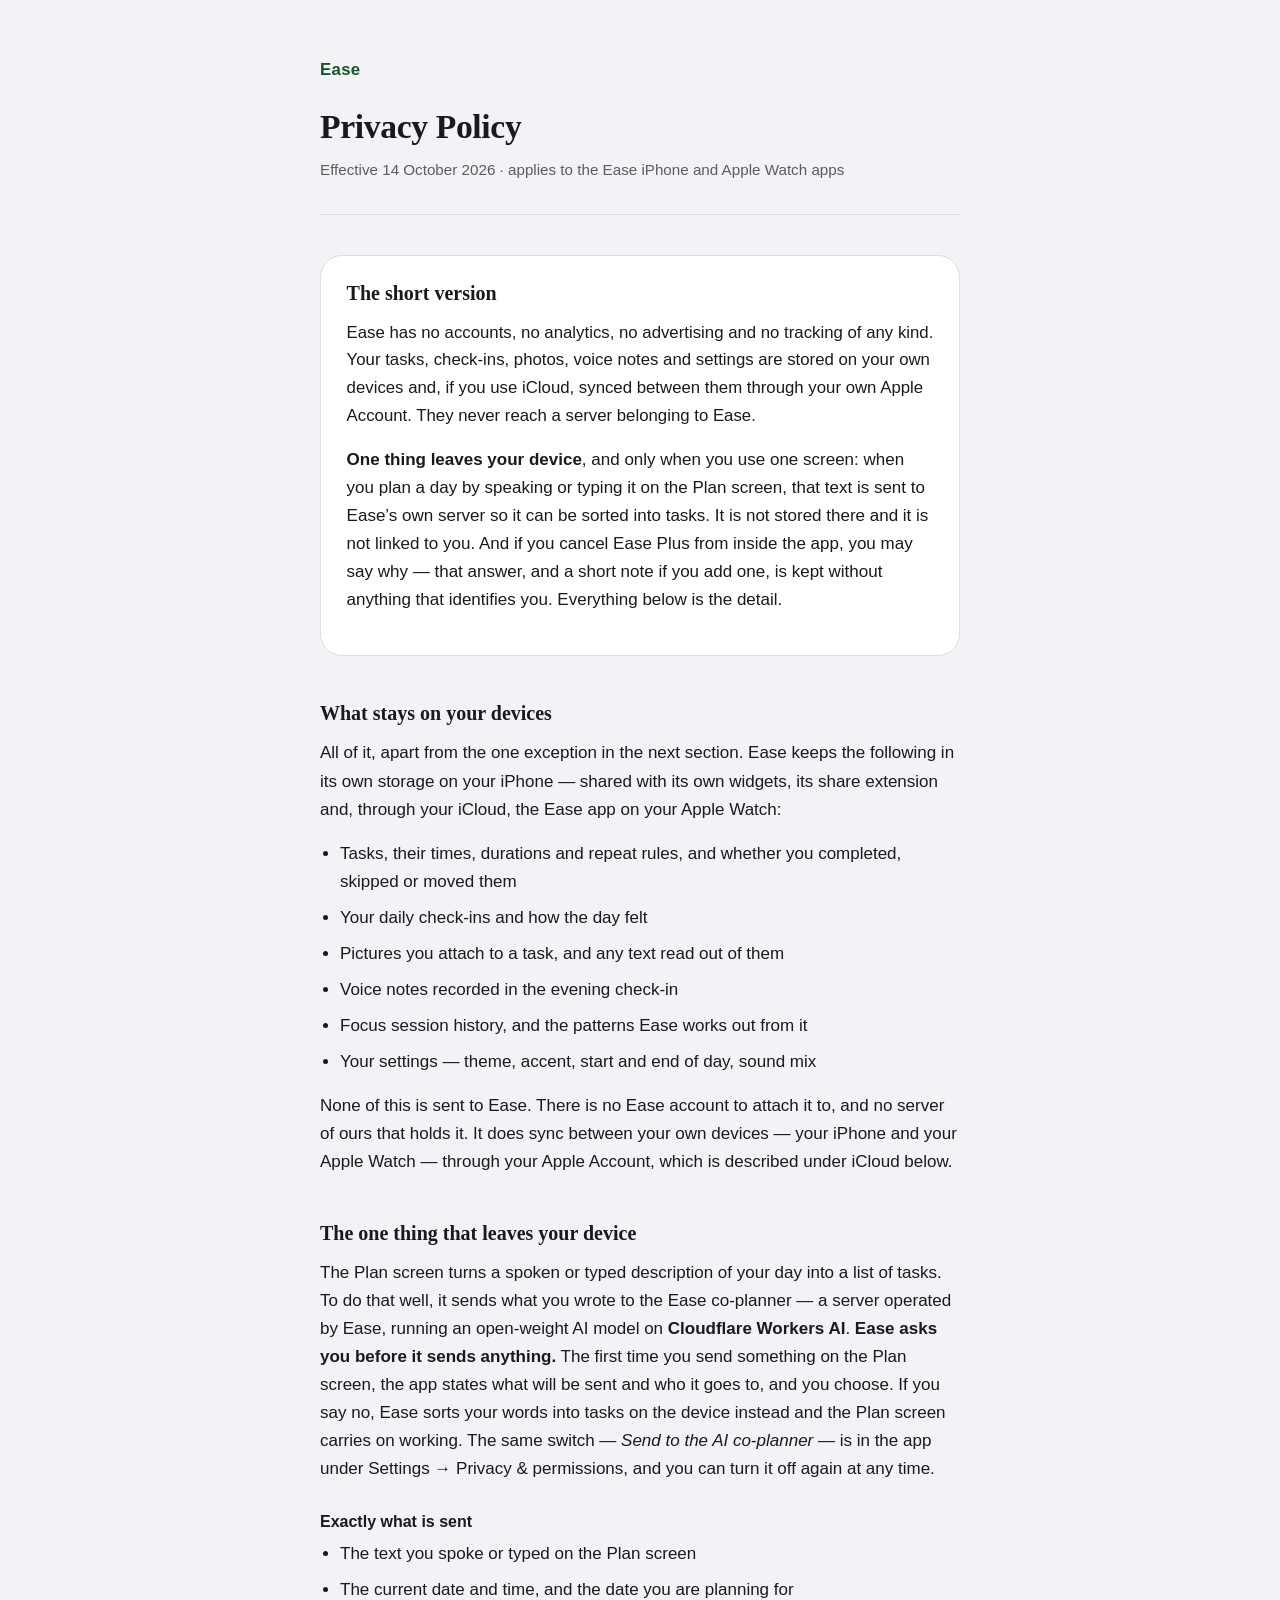
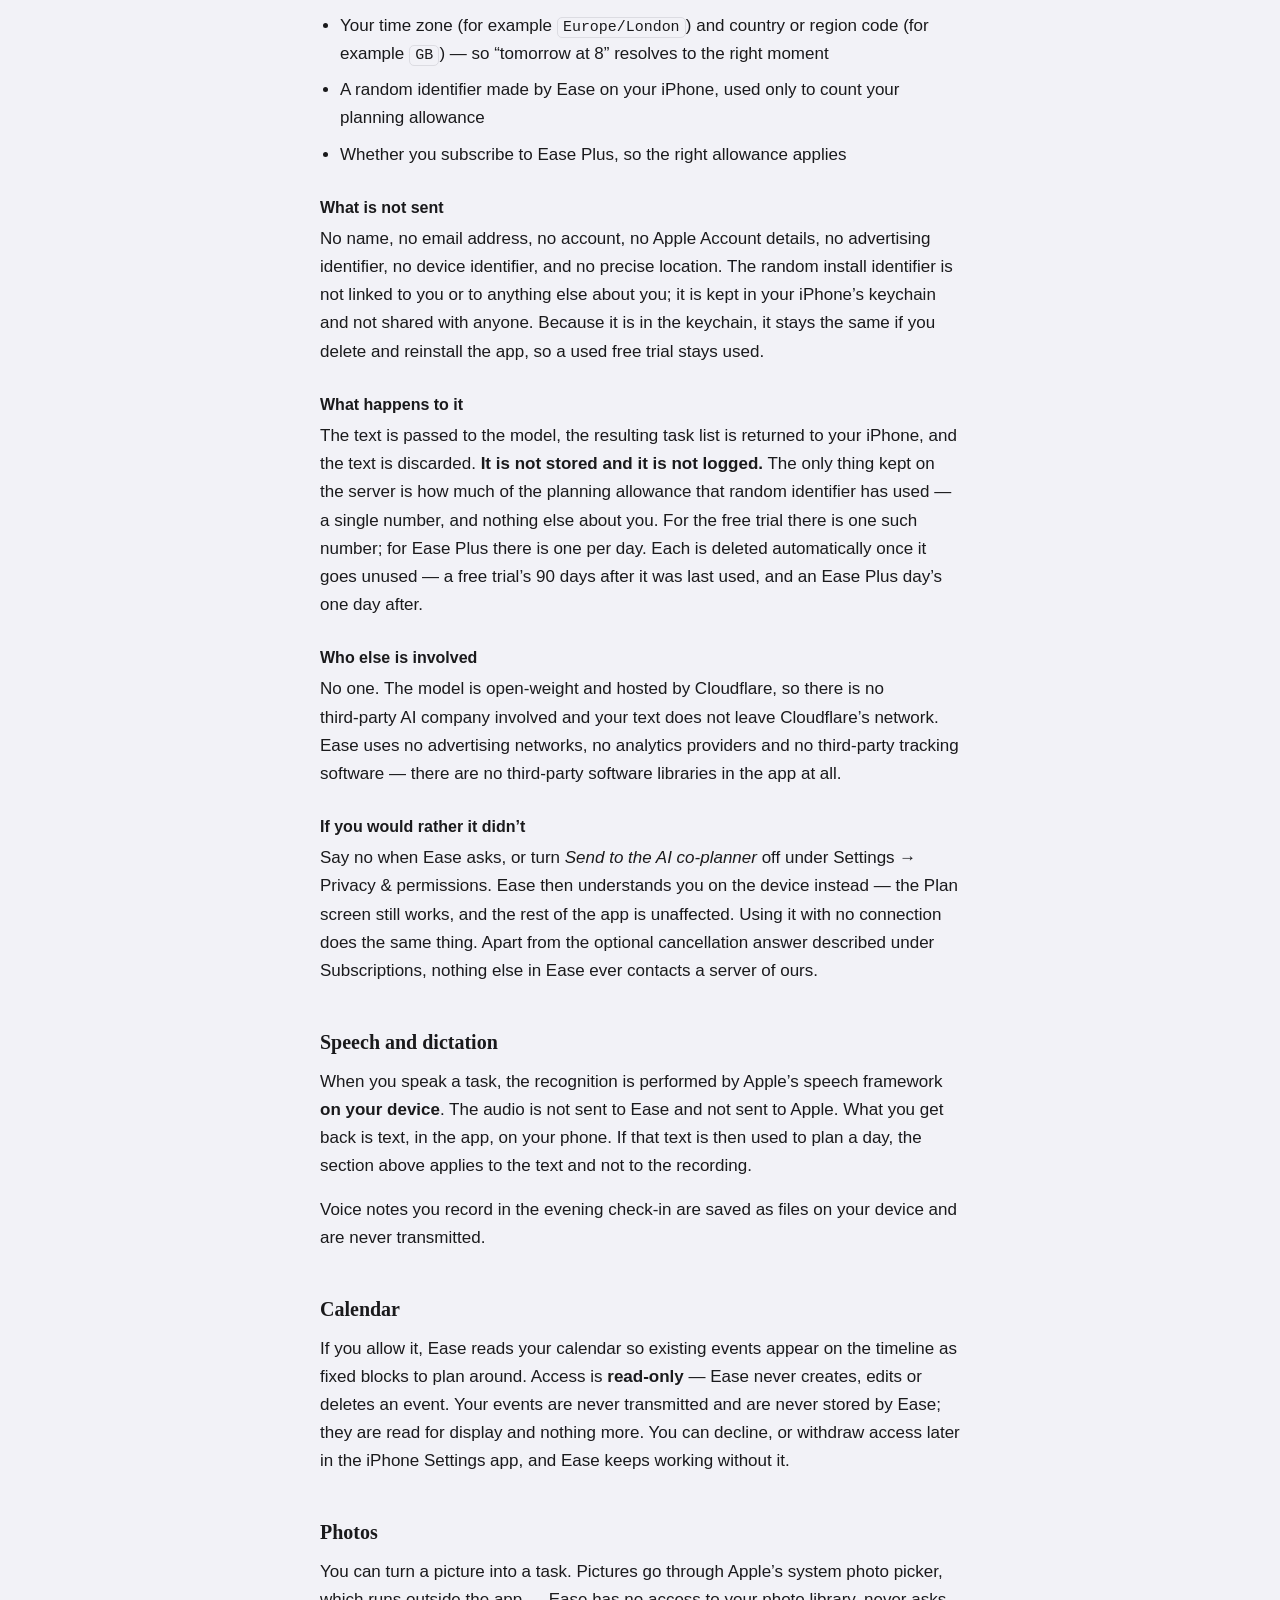
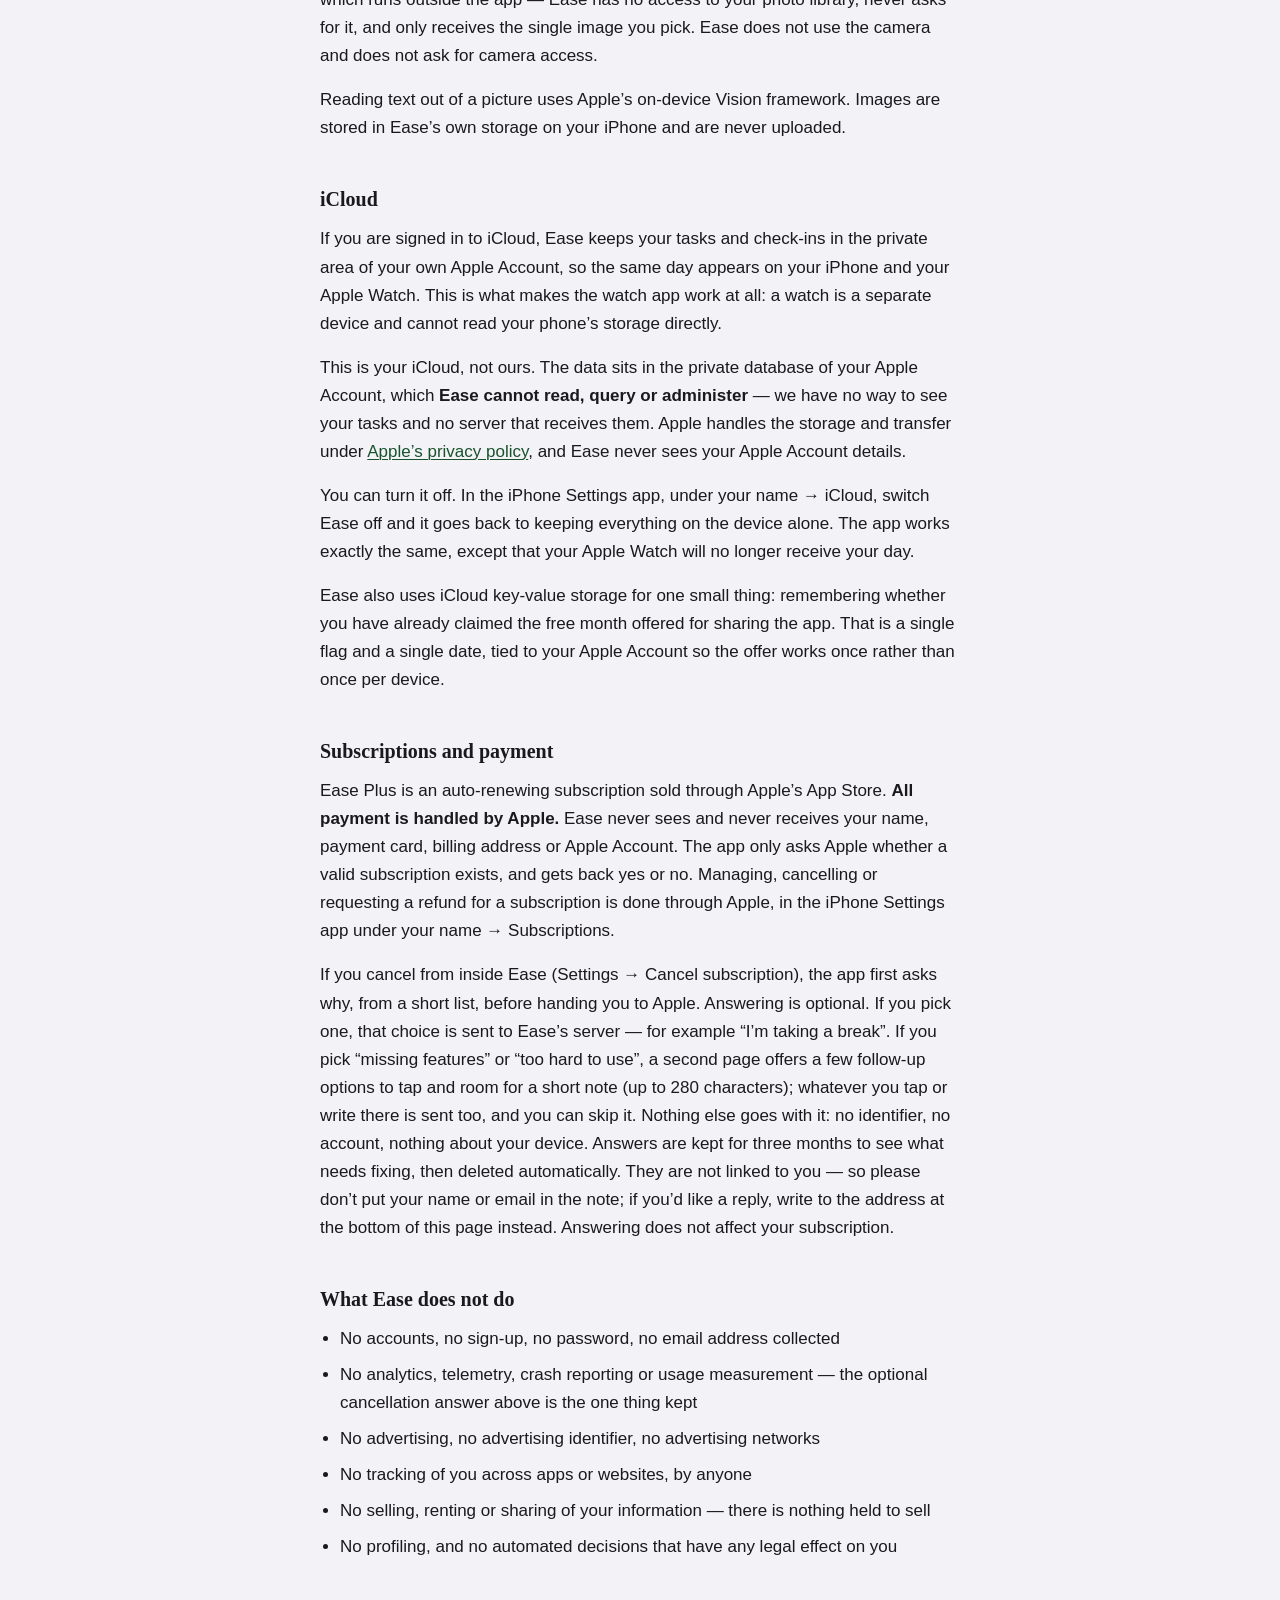
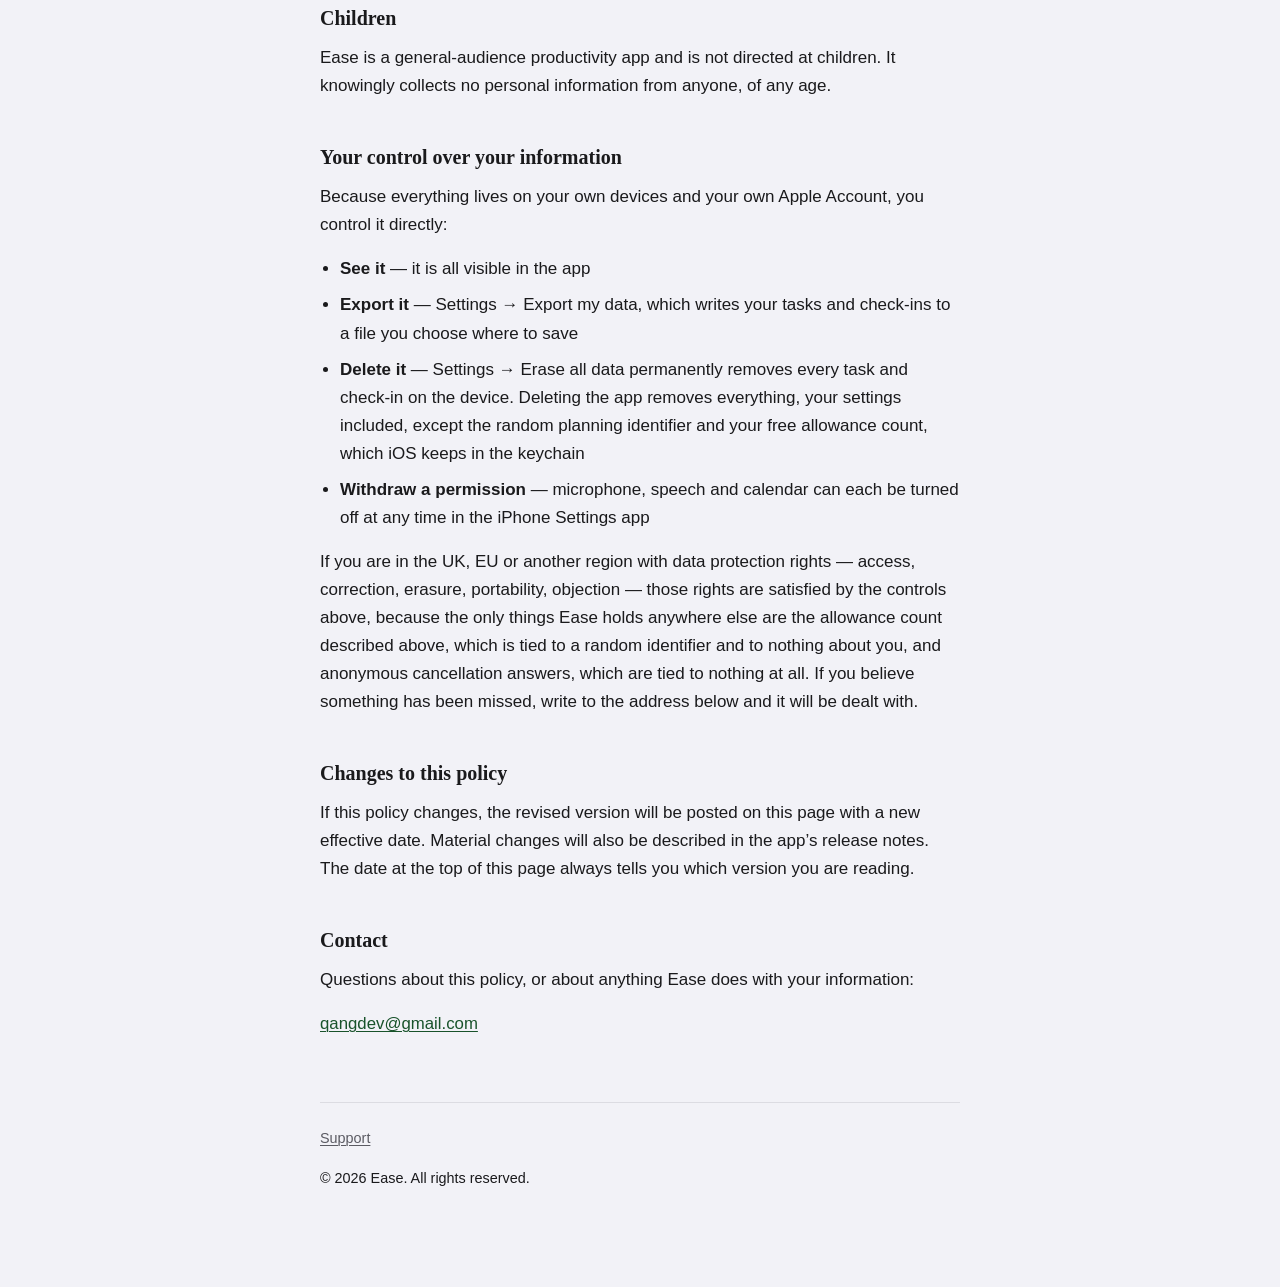
<file: privacy/index.html>
<!doctype html>
<html lang="en">
<head>
<meta charset="utf-8">
<meta name="viewport" content="width=device-width, initial-scale=1">
<title>Ease — Privacy Policy</title>
<meta name="description" content="Privacy policy for Ease, a daily planner for iPhone. No accounts, no analytics, no tracking.">
<link rel="stylesheet" href="/style.css">
</head>
<body>
<main>

<header>
  <a class="wordmark" href="/">Ease</a>
  <h1>Privacy Policy</h1>
  <p class="sub">Effective 14 October 2026 &middot; applies to the Ease iPhone and Apple&nbsp;Watch apps</p>
</header>

<div class="card">
  <h2>The short version</h2>
  <p class="lede">Ease has no accounts, no analytics, no advertising and no tracking of any kind. Your tasks, check-ins, photos, voice notes and settings are stored on your own devices and, if you use iCloud, synced between them through your own Apple Account. They never reach a server belonging to Ease.</p>
  <p><strong>One thing leaves your device</strong>, and only when you use one screen: when you plan a day by speaking or typing it on the Plan screen, that text is sent to Ease&rsquo;s own server so it can be sorted into tasks. It is not stored there and it is not linked to you. And if you cancel Ease&nbsp;Plus from inside the app, you may say why &mdash; that answer, and a short note if you add one, is kept without anything that identifies you. Everything below is the detail.</p>
</div>

<h2>What stays on your devices</h2>
<p>All of it, apart from the one exception in the next section. Ease keeps the following in its own storage on your iPhone &mdash; shared with its own widgets, its share extension and, through your iCloud, the Ease app on your Apple&nbsp;Watch:</p>
<ul>
  <li>Tasks, their times, durations and repeat rules, and whether you completed, skipped or moved them</li>
  <li>Your daily check-ins and how the day felt</li>
  <li>Pictures you attach to a task, and any text read out of them</li>
  <li>Voice notes recorded in the evening check-in</li>
  <li>Focus session history, and the patterns Ease works out from it</li>
  <li>Your settings &mdash; theme, accent, start and end of day, sound mix</li>
</ul>
<p>None of this is sent to Ease. There is no Ease account to attach it to, and no server of ours that holds it. It does sync between your own devices &mdash; your iPhone and your Apple&nbsp;Watch &mdash; through your Apple Account, which is described under iCloud below.</p>

<h2>The one thing that leaves your device</h2>
<p>The Plan screen turns a spoken or typed description of your day into a list of tasks. To do that well, it sends what you wrote to the Ease co&#8209;planner &mdash; a server operated by Ease, running an open&#8209;weight AI model on <strong>Cloudflare Workers AI</strong>. <strong>Ease asks you before it sends anything.</strong> The first time you send something on the Plan screen, the app states what will be sent and who it goes to, and you choose. If you say no, Ease sorts your words into tasks on the device instead and the Plan screen carries on working. The same switch &mdash; <em>Send to the AI co-planner</em> &mdash; is in the app under Settings &rarr; Privacy &amp; permissions, and you can turn it off again at any time.</p>

<h3>Exactly what is sent</h3>
<ul>
  <li>The text you spoke or typed on the Plan screen</li>
  <li>The current date and time, and the date you are planning for</li>
  <li>Your time zone (for example <code>Europe/London</code>) and country or region code (for example <code>GB</code>) &mdash; so &ldquo;tomorrow at 8&rdquo; resolves to the right moment</li>
  <li>A random identifier made by Ease on your iPhone, used only to count your planning allowance</li>
  <li>Whether you subscribe to Ease Plus, so the right allowance applies</li>
</ul>

<h3>What is not sent</h3>
<p>No name, no email address, no account, no Apple Account details, no advertising identifier, no device identifier, and no precise location. The random install identifier is not linked to you or to anything else about you; it is kept in your iPhone&rsquo;s keychain and not shared with anyone. Because it is in the keychain, it stays the same if you delete and reinstall the app, so a used free trial stays used.</p>

<h3>What happens to it</h3>
<p>The text is passed to the model, the resulting task list is returned to your iPhone, and the text is discarded. <strong>It is not stored and it is not logged.</strong> The only thing kept on the server is how much of the planning allowance that random identifier has used &mdash; a single number, and nothing else about you. For the free trial there is one such number; for Ease&nbsp;Plus there is one per day. Each is deleted automatically once it goes unused &mdash; a free trial&rsquo;s 90 days after it was last used, and an Ease&nbsp;Plus day&rsquo;s one day after.</p>

<h3>Who else is involved</h3>
<p>No one. The model is open&#8209;weight and hosted by Cloudflare, so there is no third&#8209;party AI company involved and your text does not leave Cloudflare&rsquo;s network. Ease uses no advertising networks, no analytics providers and no third&#8209;party tracking software &mdash; there are no third&#8209;party software libraries in the app at all.</p>

<h3>If you would rather it didn&rsquo;t</h3>
<p>Say no when Ease asks, or turn <em>Send to the AI co-planner</em> off under Settings &rarr; Privacy &amp; permissions. Ease then understands you on the device instead &mdash; the Plan screen still works, and the rest of the app is unaffected. Using it with no connection does the same thing. Apart from the optional cancellation answer described under Subscriptions, nothing else in Ease ever contacts a server of ours.</p>

<h2>Speech and dictation</h2>
<p>When you speak a task, the recognition is performed by Apple&rsquo;s speech framework <strong>on your device</strong>. The audio is not sent to Ease and not sent to Apple. What you get back is text, in the app, on your phone. If that text is then used to plan a day, the section above applies to the text and not to the recording.</p>
<p>Voice notes you record in the evening check-in are saved as files on your device and are never transmitted.</p>

<h2>Calendar</h2>
<p>If you allow it, Ease reads your calendar so existing events appear on the timeline as fixed blocks to plan around. Access is <strong>read&#8209;only</strong> &mdash; Ease never creates, edits or deletes an event. Your events are never transmitted and are never stored by Ease; they are read for display and nothing more. You can decline, or withdraw access later in the iPhone Settings app, and Ease keeps working without it.</p>

<h2>Photos</h2>
<p>You can turn a picture into a task. Pictures go through Apple&rsquo;s system photo picker, which runs outside the app &mdash; Ease has no access to your photo library, never asks for it, and only receives the single image you pick. Ease does not use the camera and does not ask for camera access.</p>
<p>Reading text out of a picture uses Apple&rsquo;s on&#8209;device Vision framework. Images are stored in Ease&rsquo;s own storage on your iPhone and are never uploaded.</p>

<h2>iCloud</h2>
<p>If you are signed in to iCloud, Ease keeps your tasks and check-ins in the private area of your own Apple Account, so the same day appears on your iPhone and your Apple&nbsp;Watch. This is what makes the watch app work at all: a watch is a separate device and cannot read your phone&rsquo;s storage directly.</p>
<p>This is your iCloud, not ours. The data sits in the private database of your Apple Account, which <strong>Ease cannot read, query or administer</strong> &mdash; we have no way to see your tasks and no server that receives them. Apple handles the storage and transfer under <a href="https://www.apple.com/legal/privacy/">Apple&rsquo;s privacy policy</a>, and Ease never sees your Apple Account details.</p>
<p>You can turn it off. In the iPhone Settings app, under your name &rarr; iCloud, switch Ease off and it goes back to keeping everything on the device alone. The app works exactly the same, except that your Apple&nbsp;Watch will no longer receive your day.</p>
<p>Ease also uses iCloud key&#8209;value storage for one small thing: remembering whether you have already claimed the free month offered for sharing the app. That is a single flag and a single date, tied to your Apple Account so the offer works once rather than once per device.</p>

<h2>Subscriptions and payment</h2>
<p>Ease Plus is an auto&#8209;renewing subscription sold through Apple&rsquo;s App Store. <strong>All payment is handled by Apple.</strong> Ease never sees and never receives your name, payment card, billing address or Apple Account. The app only asks Apple whether a valid subscription exists, and gets back yes or no. Managing, cancelling or requesting a refund for a subscription is done through Apple, in the iPhone Settings app under your name &rarr; Subscriptions.</p>
<p>If you cancel from inside Ease (Settings &rarr; Cancel subscription), the app first asks why, from a short list, before handing you to Apple. Answering is optional. If you pick one, that choice is sent to Ease&rsquo;s server &mdash; for example &ldquo;I&rsquo;m taking a break&rdquo;. If you pick &ldquo;missing features&rdquo; or &ldquo;too hard to use&rdquo;, a second page offers a few follow-up options to tap and room for a short note (up to 280 characters); whatever you tap or write there is sent too, and you can skip it. Nothing else goes with it: no identifier, no account, nothing about your device. Answers are kept for three months to see what needs fixing, then deleted automatically. They are not linked to you &mdash; so please don&rsquo;t put your name or email in the note; if you&rsquo;d like a reply, write to the address at the bottom of this page instead. Answering does not affect your subscription.</p>

<h2>What Ease does not do</h2>
<ul>
  <li>No accounts, no sign&#8209;up, no password, no email address collected</li>
  <li>No analytics, telemetry, crash reporting or usage measurement &mdash; the optional cancellation answer above is the one thing kept</li>
  <li>No advertising, no advertising identifier, no advertising networks</li>
  <li>No tracking of you across apps or websites, by anyone</li>
  <li>No selling, renting or sharing of your information &mdash; there is nothing held to sell</li>
  <li>No profiling, and no automated decisions that have any legal effect on you</li>
</ul>

<h2>Children</h2>
<p>Ease is a general&#8209;audience productivity app and is not directed at children. It knowingly collects no personal information from anyone, of any age.</p>

<h2>Your control over your information</h2>
<p>Because everything lives on your own devices and your own Apple Account, you control it directly:</p>
<ul>
  <li><strong>See it</strong> &mdash; it is all visible in the app</li>
  <li><strong>Export it</strong> &mdash; Settings &rarr; Export my data, which writes your tasks and check-ins to a file you choose where to save</li>
  <li><strong>Delete it</strong> &mdash; Settings &rarr; Erase all data permanently removes every task and check-in on the device. Deleting the app removes everything, your settings included, except the random planning identifier and your free allowance count, which iOS keeps in the keychain</li>
  <li><strong>Withdraw a permission</strong> &mdash; microphone, speech and calendar can each be turned off at any time in the iPhone Settings app</li>
</ul>
<p>If you are in the UK, EU or another region with data protection rights &mdash; access, correction, erasure, portability, objection &mdash; those rights are satisfied by the controls above, because the only things Ease holds anywhere else are the allowance count described above, which is tied to a random identifier and to nothing about you, and anonymous cancellation answers, which are tied to nothing at all. If you believe something has been missed, write to the address below and it will be dealt with.</p>

<h2>Changes to this policy</h2>
<p>If this policy changes, the revised version will be posted on this page with a new effective date. Material changes will also be described in the app&rsquo;s release notes. The date at the top of this page always tells you which version you are reading.</p>

<h2>Contact</h2>
<p>Questions about this policy, or about anything Ease does with your information:</p>
<p class="lede"><a href="mailto:qangdev@gmail.com">qangdev@gmail.com</a></p>

<footer>
  <p><a href="/">Support</a></p>
  <p>&copy; 2026 Ease. All rights reserved.</p>
</footer>

</main>
</body>
</html>
</file>
<file: style.css>
/* Ease — shared styles for the support and privacy pages.
   Tokens follow the app: two grounds (#F2F2F7 / #0B0B0B), Forest Green accent. */

:root {
  --ground: #f2f2f7;
  --card: #ffffff;
  --hairline: #dcdce2;
  --text: #1a1a1c;
  --muted: #5b5b63;
  --accent: #19532b;
}

@media (prefers-color-scheme: dark) {
  :root {
    --ground: #0b0b0b;
    --card: #171719;
    --hairline: #2c2c30;
    --text: #f0f0f2;
    --muted: #a0a0a8;
    --accent: #9abc04;
  }
}

* { box-sizing: border-box; }

body {
  margin: 0;
  padding: 0 1.25rem 5rem;
  background: var(--ground);
  color: var(--text);
  font: 400 17px/1.65 -apple-system, BlinkMacSystemFont, "Segoe UI", Roboto, sans-serif;
  -webkit-text-size-adjust: 100%;
}

main { max-width: 40rem; margin: 0 auto; }

header {
  padding: 3.5rem 0 2rem;
  border-bottom: 1px solid var(--hairline);
  margin-bottom: 2.5rem;
}

.wordmark {
  font: 600 1.05rem/1 -apple-system, BlinkMacSystemFont, sans-serif;
  letter-spacing: 0.02em;
  color: var(--accent);
  text-decoration: none;
  display: inline-block;
  margin-bottom: 1.75rem;
}

h1 {
  font: 600 2.1rem/1.2 Georgia, "Times New Roman", serif;
  margin: 0 0 0.6rem;
  letter-spacing: -0.01em;
}

.sub { color: var(--muted); margin: 0; font-size: 0.95rem; }

/* Apple's badge: shown at its 40px minimum height, never recoloured. */
.badge { display: inline-block; margin-top: 1.5rem; }
.badge img { display: block; height: 40px; width: auto; }

h2 {
  font: 600 1.25rem/1.35 Georgia, "Times New Roman", serif;
  margin: 2.75rem 0 0.75rem;
}

h3 {
  font: 600 1rem/1.4 -apple-system, BlinkMacSystemFont, sans-serif;
  margin: 1.75rem 0 0.4rem;
}

p, li { color: var(--text); }
p { margin: 0 0 1rem; }
ul { padding-left: 1.25rem; margin: 0 0 1rem; }
li { margin-bottom: 0.5rem; }

a { color: var(--accent); text-decoration-thickness: 1px; text-underline-offset: 2px; }

strong { font-weight: 600; }

.card {
  background: var(--card);
  border: 1px solid var(--hairline);
  border-radius: 22px;
  padding: 1.5rem 1.6rem 1.6rem;
  margin: 0 0 1.5rem;
}

.card h2:first-child, .card h3:first-child { margin-top: 0; }

.lede { font-size: 1.05rem; }

code {
  font: 0.88em/1.5 ui-monospace, SFMono-Regular, Menlo, monospace;
  background: var(--ground);
  border: 1px solid var(--hairline);
  border-radius: 5px;
  padding: 0.1em 0.35em;
}

footer {
  margin-top: 4rem;
  padding-top: 1.5rem;
  border-top: 1px solid var(--hairline);
  color: var(--muted);
  font-size: 0.9rem;
}

footer a { color: var(--muted); }
</file>
